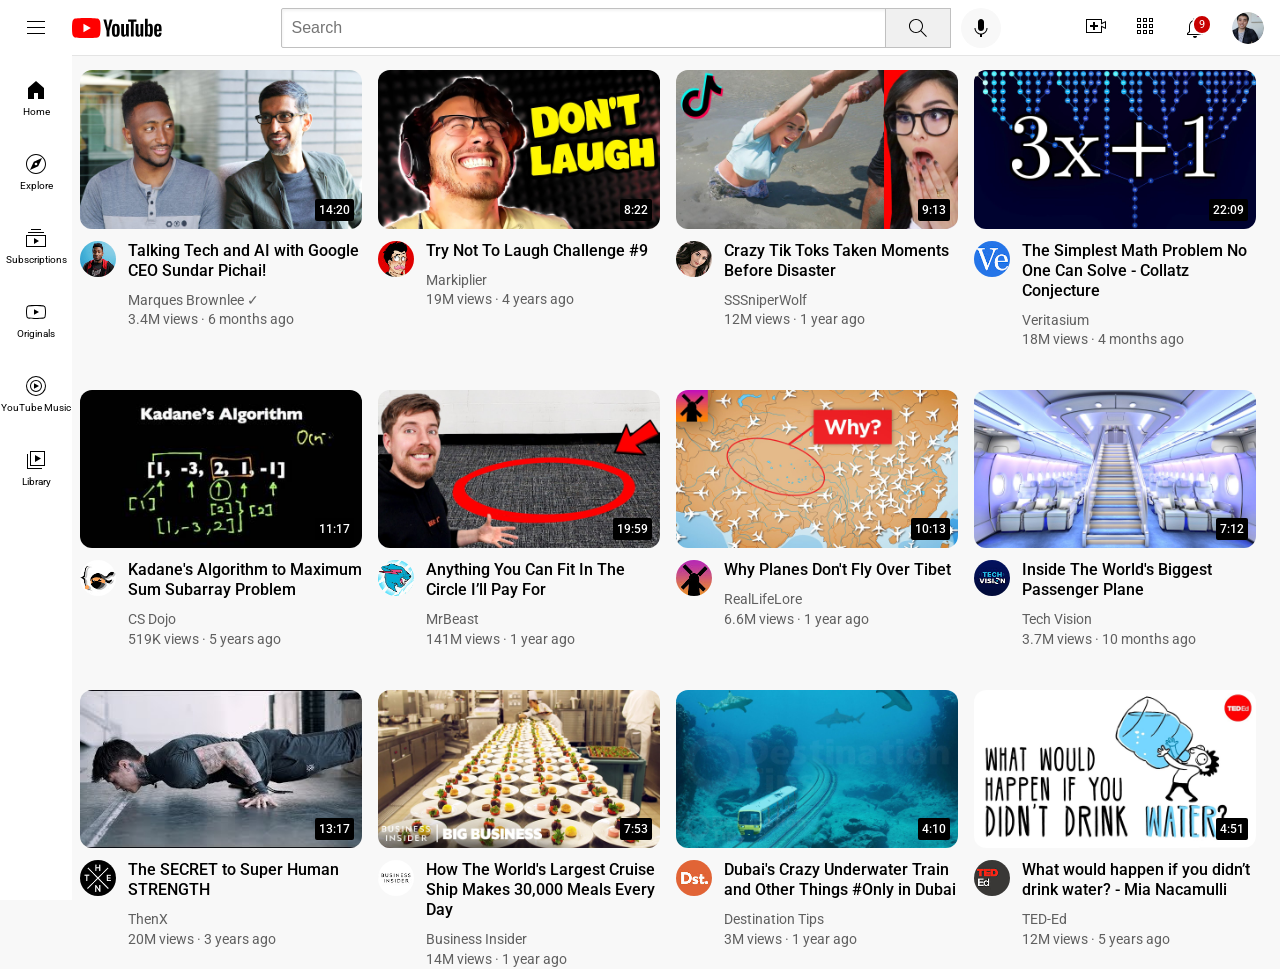
<file: index.html>
<!DOCTYPE html>
<html lang="en">
<head>
  <meta charset="UTF-8">
  <meta name="viewport" content="width=device-width, initial-scale=1.0">
  <title>YouTube Clone</title>

  <link rel="icon" type="image/svg+xml" href="Icons/youtube-logo.svg">
  <link href="https://fonts.googleapis.com/css2?family=Roboto:wght@300;400;500;700&display=swap" rel="stylesheet">

  <link rel="stylesheet" href="General.css">
  <link rel="stylesheet" href="Header.css">
  <link rel="stylesheet" href="Sidebar.css">
  <link rel="stylesheet" href="Video.css">
</head>
<body>

  <header class="header"></header>

  <nav class="sidebar"></nav>

  <main>
    <section class="video-grid"></section>
  </main>

  <script src="header.js"></script>
  <script src="sidebar.js"></script>
  <script src="youtube.js"></script>
</body>
</html>
</file>
<file: General.css>
*, *::before, *::after {
  box-sizing: border-box;
  margin: 0;
  padding: 0;
}

body {
  font-family: Roboto, Arial, sans-serif;
  background-color: rgb(248, 248, 248);
  padding-top: 70px; 
  padding-left: 80px; /* 72px sidebar + 8px gap for balance */
  padding-right: 24px;
}

p {
  margin: 0;
  line-height: 1.4;
}

a {
  text-decoration: none;
  color: inherit;
}
</file>
<file: Header.css>
.header {
  height: 56px;
  display: flex;
  flex-direction: row;
  justify-content: space-between;
  position: fixed;
  top: 0;
  left: 0;
  right: 0;
  background-color: white;
  border-bottom: 1px solid rgb(228, 228, 228);
  z-index: 100;
  padding: 0 16px;
}

/* --- Left Section --- */
.left-section {
  display: flex;
  align-items: center;
}

.hamburger-menu {
  height: 24px;
  margin-left: 8px;
  margin-right: 24px;
  cursor: pointer;
}

.youtube-logo {
  height: 20px;
  cursor: pointer;
}

/* --- Middle Section --- */
.middle-section {
  flex: 1;
  margin-left: 70px;
  margin-right: 35px;
  max-width: 720px;
  display: flex;
  align-items: center;
}

.search-bar {
  flex: 1;
  height: 40px; /* Matched to button height */
  padding-left: 10px;
  font-size: 16px;
  border: 1px solid rgb(192, 192, 192);
  border-radius: 2px 0 0 2px;
  box-shadow: inset 1px 2px 3px rgba(0, 0, 0, 0.05);
  width: 0; /* Let flex handle width */
}

.search-button {
  height: 40px;
  width: 66px;
  background-color: rgb(240, 240, 240);
  border: 1px solid rgb(192, 192, 192);
  margin-left: -1px;
  display: flex;
  justify-content: center;
  align-items: center;
  cursor: pointer;
  position: relative;
}

.search-icon {
  height: 24px;
}

.voice-search-button {
  height: 40px;
  width: 40px;
  border-radius: 20px;
  border: none;
  background-color: rgb(248, 248, 248);
  margin-left: 10px;
  cursor: pointer;
  display: flex;
  justify-content: center;
  align-items: center;
  position: relative;
}

.voice-search-icon {
  height: 24px;
}

/* --- Right Section --- */
.right-section {
  width: 180px;
  display: flex;
  align-items: center;
  justify-content: space-between;
  flex-shrink: 0;
}

.upload-icon, 
.youtube-app-icon, 
.notification-icon {
  height: 24px;
  cursor: pointer;
}

.notification-icon-container {
  position: relative;
  display: flex;
  align-items: center;
  justify-content: center;
}

.notification-count {
  position: absolute;
  top: -2px;
  right: -5px;
  background-color: rgb(200, 0, 0);
  color: white;
  font-size: 11px;
  padding: 2px 5px;
  border-radius: 10px;
  border: 2px solid white; /* Makes count pop more */
}

.channel-pic-icon {
  height: 32px;
  border-radius: 50%;
  cursor: pointer;
}

/* --- Tooltips --- */
/* Your JS generates tooltips, so they need CSS to work! */
.tooltip {
  position: absolute;
  background-color: gray;
  color: white;
  padding: 8px;
  border-radius: 2px;
  font-size: 12px;
  bottom: -40px;
  opacity: 0;
  transition: opacity 0.15s;
  pointer-events: none;
  white-space: nowrap;
}

.search-button:hover .tooltip,
.voice-search-button:hover .tooltip,
.upload-icon-container:hover .tooltip,
.youtube-app-icon-container:hover .tooltip,
.notification-icon-container:hover .tooltip {
  opacity: 1;
}
</file>
<file: Sidebar.css>
.sidebar {
  position: fixed;
  left: 0;
  bottom: 0;
  top: 55px;
  width: 72px;
  background-color: white;
  z-index: 200;
  padding-top: 5px;
}

.sidebar-link {
  height: 74px;
  display: flex;
  justify-content: center;
  align-items: center;
  flex-direction: column;
  cursor: pointer;
}

.sidebar-link:hover {
  background-color: rgb(235, 235, 235);
}

.sidebar-link img {
  height: 24px;
  margin-bottom: 4px;
}

.sidebar-link span {
  font-size: 10px;
}
</file>
<file: Video.css>
.video-grid {
  display: grid;
  grid-template-columns: repeat(auto-fit, minmax(250px, 1fr));
  column-gap: 16px;
  row-gap: 40px;
}

.video-preview {
  display: flex;
  flex-direction: column;
}

.thumbnail-row {
  position: relative;
  margin-bottom: 12px;
}

.thumbnail {
  width: 100%;
  border-radius: 12px;
  display: block;
}

.video-time {
  background-color: black;
  color: white;
  position: absolute;
  bottom: 8px;
  right: 8px;
  font-size: 12px;
  font-weight: 500;
  padding: 4px;
  border-radius: 2px;
}

.video-info-grid {
  display: grid;
  grid-template-columns: 36px 1fr;
  column-gap: 12px;
}

.profile-picture {
  width: 36px;
  border-radius: 50%;
}

.video-title {
  margin-top: 0;
  font-size: 16px;
  font-weight: 500;
  line-height: 20px;
  margin-bottom: 10px;
}

.video-author, .video-stats {
  font-size: 14px;
  color: rgb(96, 96, 96);
}
</file>
